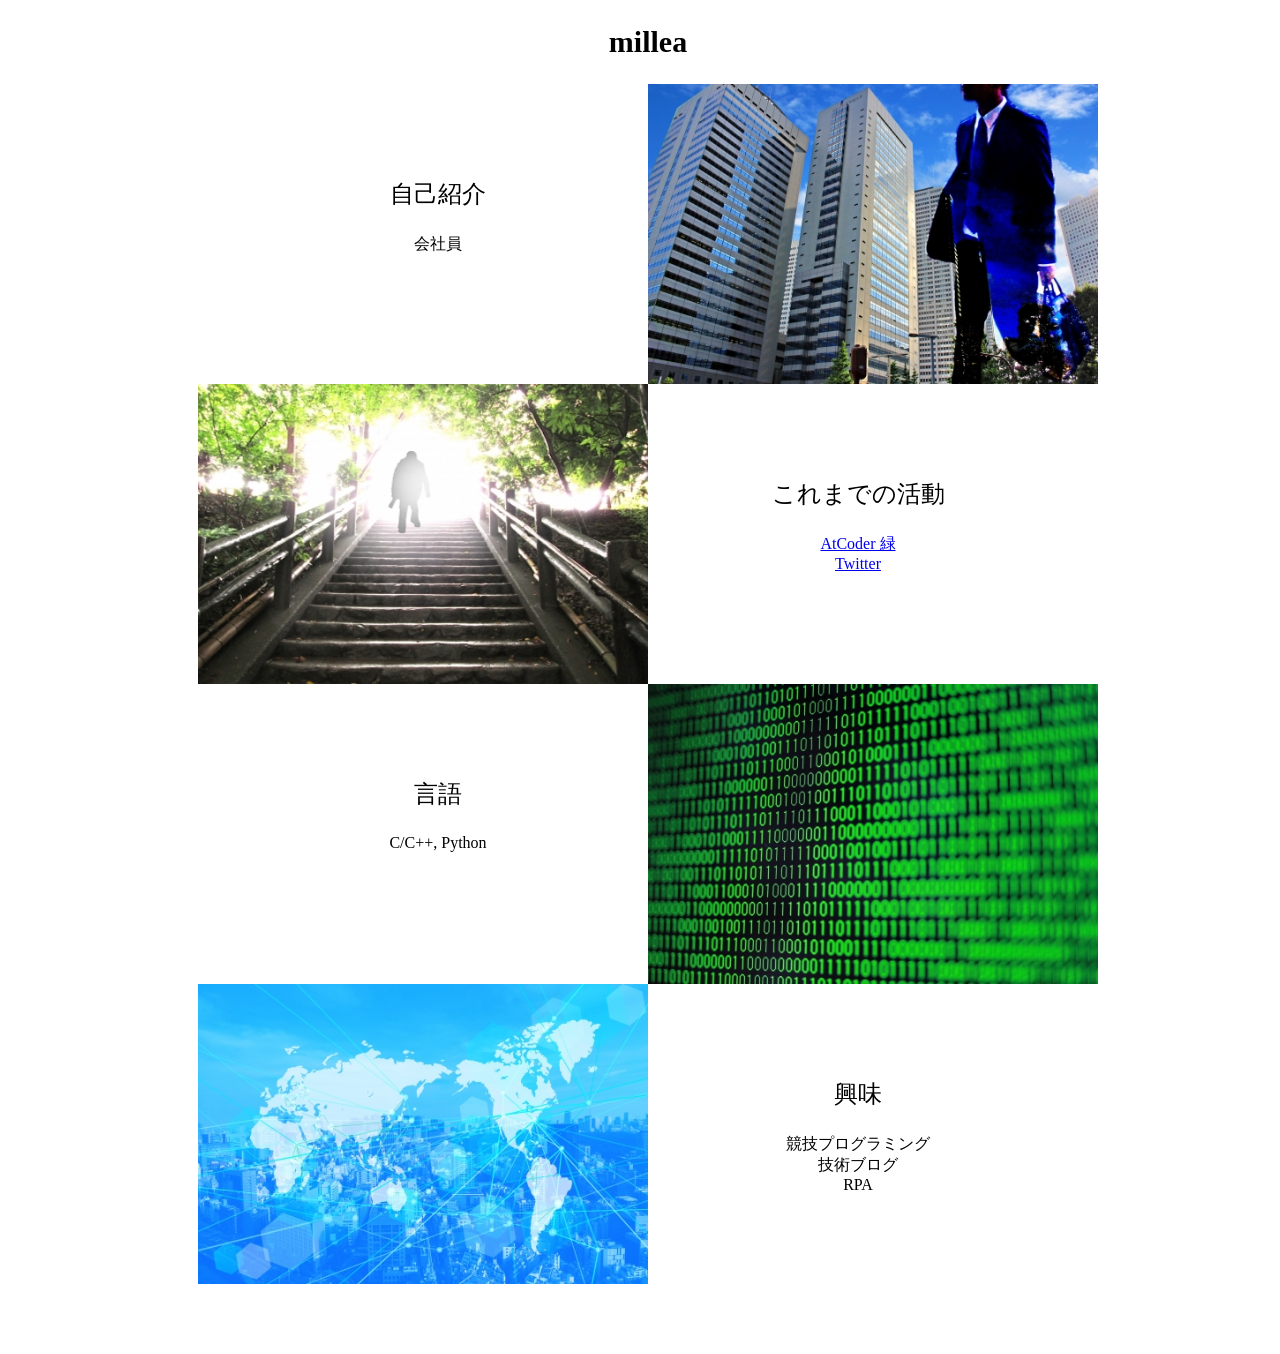
<file: index.html>
<!DOCTYPE html>
<html lang="ja">
  <head>
    <meta charset="UTF-8">
    <link rel="stylesheet" href="style.css">
    <title>millea</title>
  </head>
  <body>
    <h2>millea</h2>
    <div class="intro-left">
      <div class="line-left">
        <p>自己紹介</p>
        <a>会社員</a>
      </div>
    </div>
    <div class="image-right">
      <img src="images/intro.jpeg" height="300" alt="紹介イメージ" title="紹介イメージ" class="img-right">
    </div>
    <div class="image-left">
      <img src="images/success.jpeg" height="300" alt="成果イメージ" title="成果イメージ" class="img-left">
    </div>
    <div class="intro-right">
      <div class="line-right">
        <p>これまでの活動</p>
        <a href= "https://atcoder.jp/users/millea" >AtCoder 緑</a><br />
        <a href= "https://twitter.com/teddy_tpp" >Twitter</a>
      </div>
    </div>
    <div class="intro-left">
      <div class="line-left">
        <p>言語</p>
        C/C++, Python
      </div>
    </div>
    <div class="image-right">
      <img src="images/program.jpeg" height="300" alt="プログラムイメージ" title="プログラムイメージ" class="img-right">
    </div>
    <div class="image-left">
    <img src="images/global.jpeg" height="300" alt="興味イメージ" title="興味イメージ" class="img-left">
    </div>
    <div class="intro-right">
      <div class="line-right">
        <p>興味</p>
        競技プログラミング<br />技術ブログ<br />RPA
      </div>
    </div>
  </body>
</html>
</file>
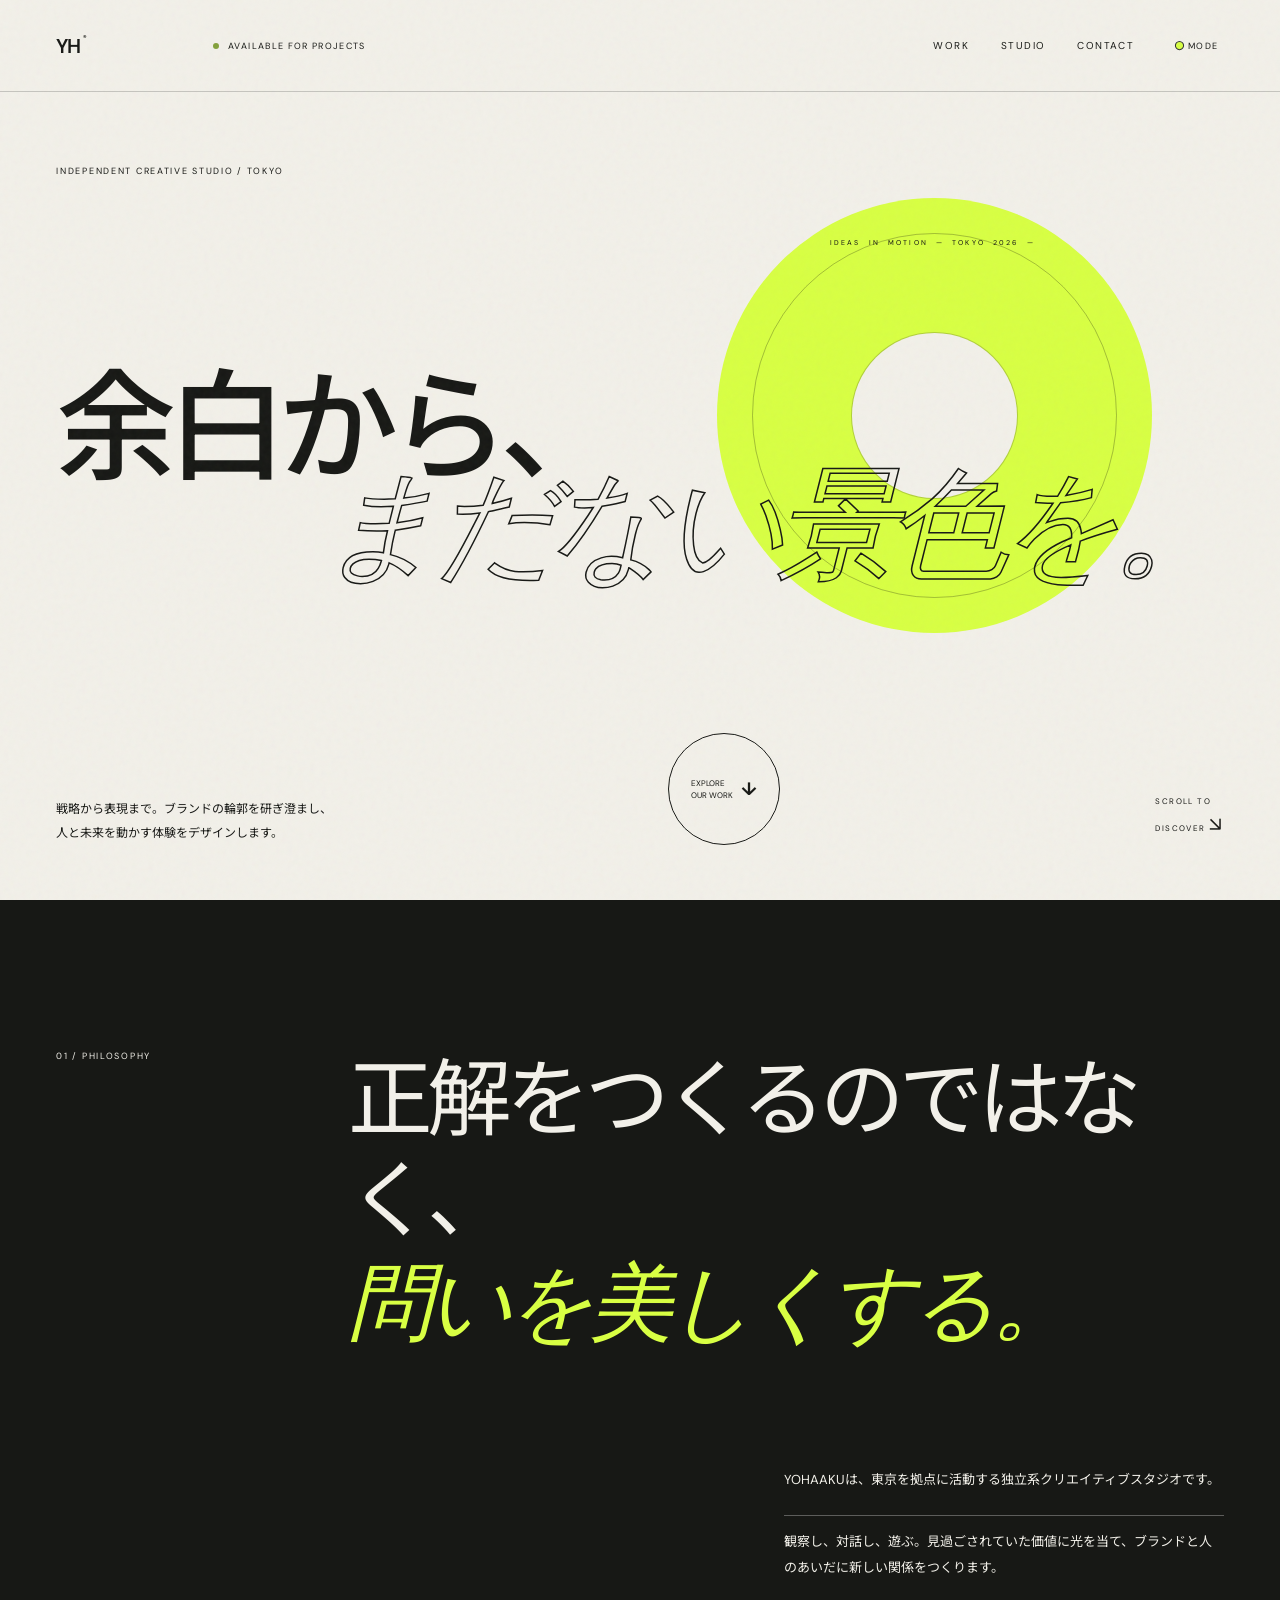
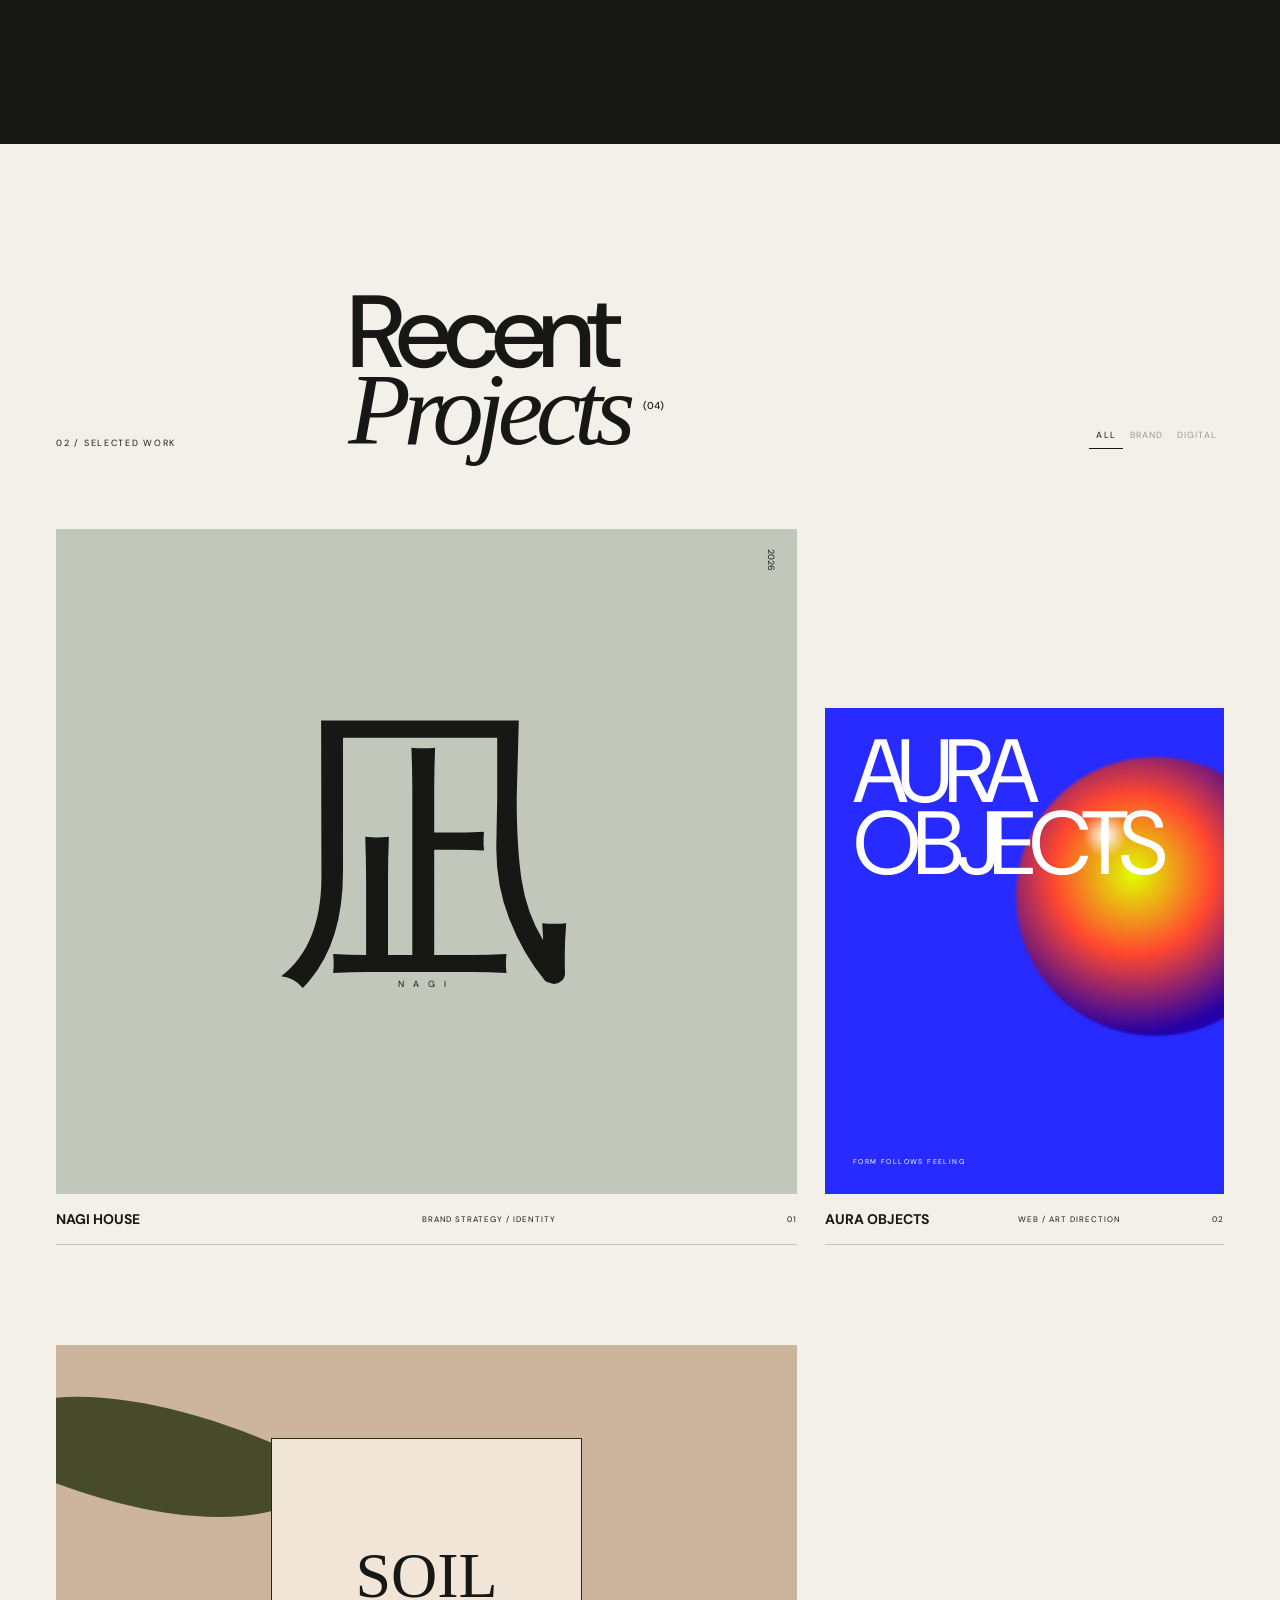
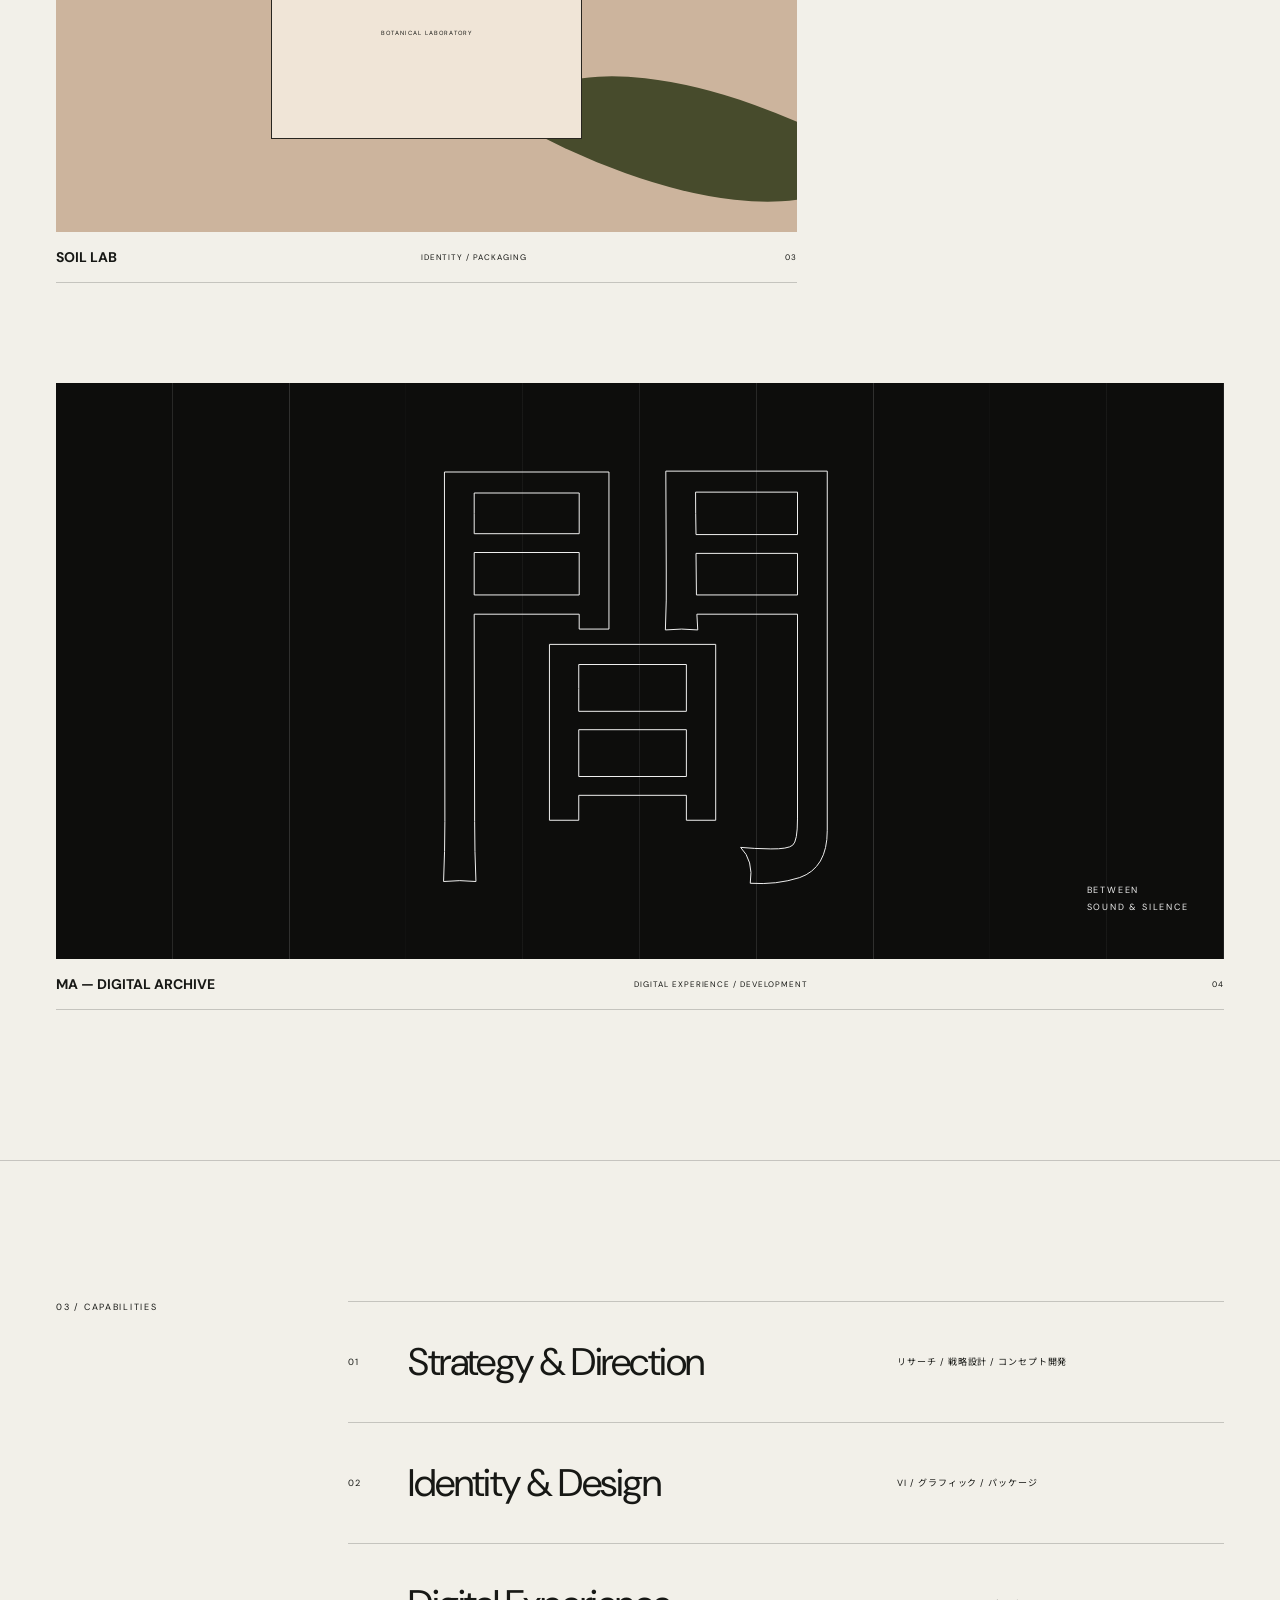
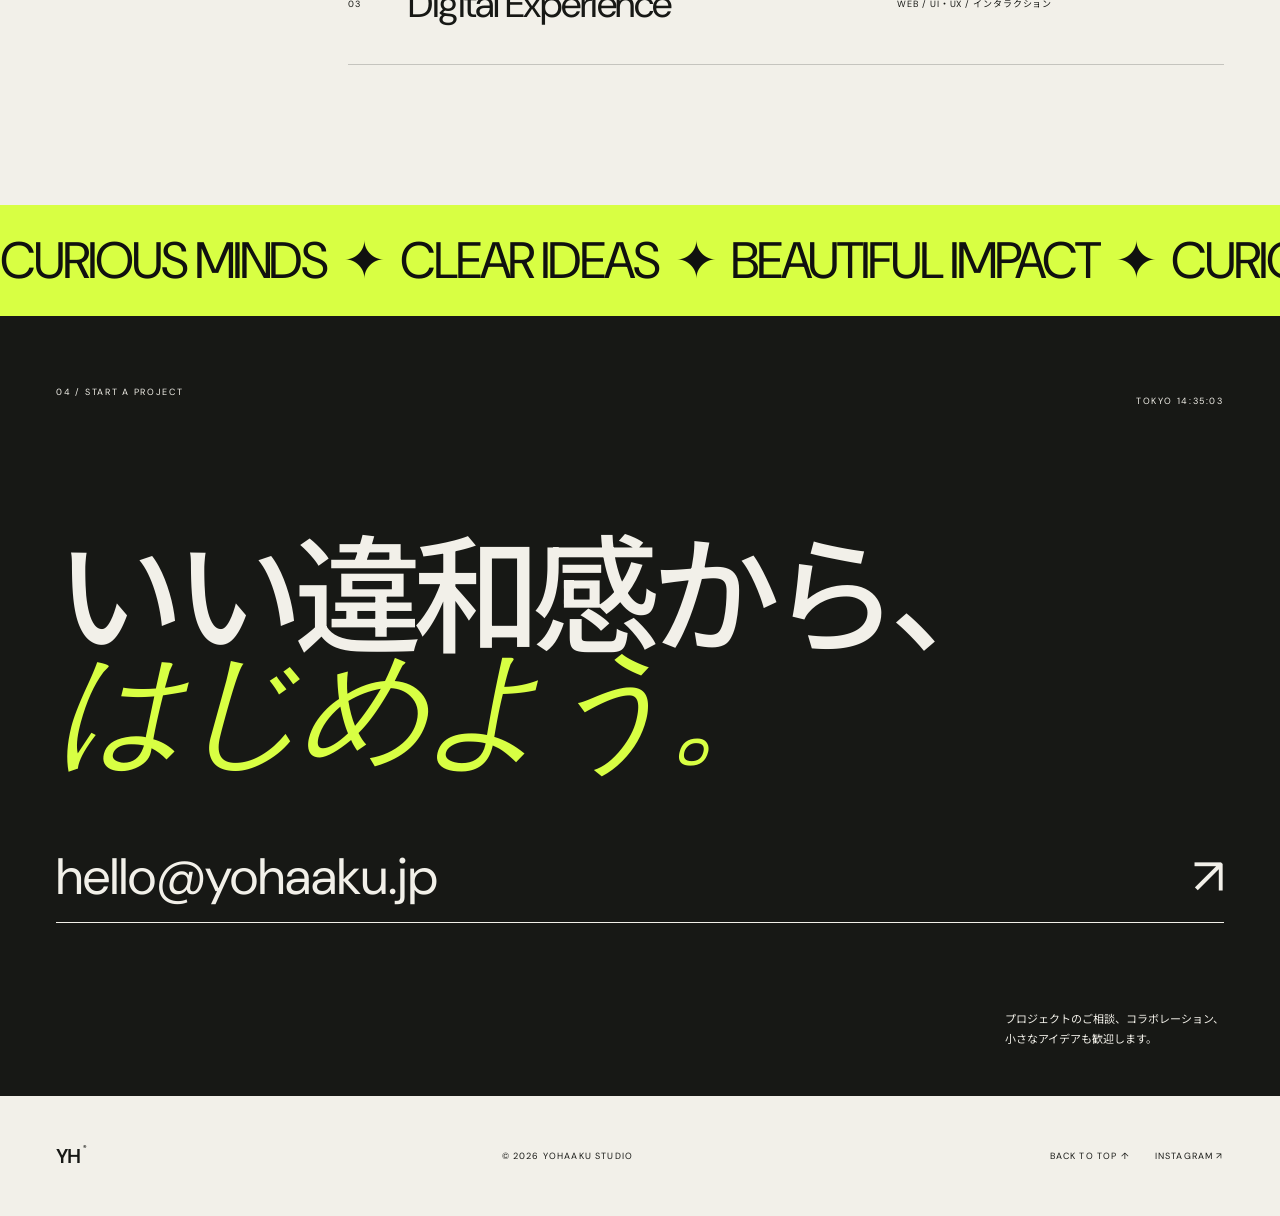
<file: yohaku/index.html>
<!doctype html>
<html lang="ja">
  <head>
    <meta charset="UTF-8" />
    <meta name="viewport" content="width=device-width, initial-scale=1.0" />
    <meta name="theme-color" content="#f2f0e9" />
    <meta name="description" content="ブランドのまだ見ぬ景色を設計する、東京の独立系クリエイティブスタジオ YOHAAKU。" />
    <title>YOHAAKU® — Creative Studio Tokyo</title>
    <link rel="preconnect" href="https://fonts.googleapis.com" />
    <link rel="preconnect" href="https://fonts.gstatic.com" crossorigin />
    <link href="https://fonts.googleapis.com/css2?family=DM+Sans:wght@400;500;600&amp;family=Noto+Sans+JP:wght@400;500;600&amp;display=swap" rel="stylesheet" />
    <link rel="stylesheet" href="styles.css" />
  </head>
  <body>
    <div class="noise" aria-hidden="true"></div>
    <div class="cursor" aria-hidden="true"><span>VIEW</span></div>

    <header class="site-header">
      <a class="logo" href="#top" aria-label="YOHAAKU ホーム">YH<span>®</span></a>
      <div class="header-meta"><i></i><span>AVAILABLE FOR PROJECTS</span></div>
      <nav aria-label="メインナビゲーション">
        <a href="#work">WORK</a><a href="#studio">STUDIO</a><a href="#contact">CONTACT</a>
      </nav>
      <button class="theme-button" type="button" aria-label="カラーテーマを切り替える"><span>●</span> MODE</button>
      <button class="menu-button" type="button" aria-label="メニューを開く" aria-expanded="false"><span></span><span></span></button>
    </header>

    <main id="top">
      <section class="hero">
        <div class="hero-orbit" aria-hidden="true"><div class="orbital-type">IDEAS&nbsp; IN&nbsp; MOTION&nbsp; —&nbsp; TOKYO&nbsp; 2026&nbsp; —&nbsp; </div></div>
        <p class="hero-kicker reveal">INDEPENDENT CREATIVE STUDIO / TOKYO</p>
        <h1 class="reveal"><span>余白から、</span><br /><em>まだない景色を。</em></h1>
        <div class="hero-bottom reveal">
          <p>戦略から表現まで。ブランドの輪郭を研ぎ澄まし、<br />人と未来を動かす体験をデザインします。</p>
          <a href="#work" class="round-link" aria-label="制作実績を見る"><span>EXPLORE<br />OUR WORK</span><b>↓</b></a>
        </div>
        <div class="hero-stamp">SCROLL TO<br />DISCOVER <span>↘</span></div>
      </section>

      <section class="manifesto" id="studio">
        <p class="section-index">01 / PHILOSOPHY</p>
        <div class="manifesto-copy reveal-text">正解をつくるのではなく、<br /><span>問いを美しくする。</span></div>
        <div class="manifesto-note">
          <p>YOHAAKUは、東京を拠点に活動する独立系クリエイティブスタジオです。</p>
          <p>観察し、対話し、遊ぶ。見過ごされていた価値に光を当て、ブランドと人のあいだに新しい関係をつくります。</p>
        </div>
      </section>

      <section class="work" id="work">
        <div class="work-head">
          <p class="section-index">02 / SELECTED WORK</p>
          <h2>Recent<br /><i>Projects</i><sup>(04)</sup></h2>
          <div class="filters" role="group" aria-label="実績の絞り込み">
            <button class="active" data-filter="all">ALL</button><button data-filter="brand">BRAND</button><button data-filter="digital">DIGITAL</button>
          </div>
        </div>
        <div class="project-grid">
          <article class="project project-large interactive" data-category="brand" tabindex="0" data-project="nagi">
            <div class="project-visual visual-nagi"><div class="nagi-mark">凪<span>NAGI</span></div><div class="project-year">2026</div></div>
            <div class="project-info"><h3>NAGI HOUSE</h3><p>BRAND STRATEGY / IDENTITY</p><span>01</span></div>
          </article>
          <article class="project interactive" data-category="digital" tabindex="0" data-project="aura">
            <div class="project-visual visual-aura"><div class="aura-sphere"></div><p>AURA<br />OBJECTS</p><small>FORM FOLLOWS FEELING</small></div>
            <div class="project-info"><h3>AURA OBJECTS</h3><p>WEB / ART DIRECTION</p><span>02</span></div>
          </article>
          <article class="project interactive" data-category="brand" tabindex="0" data-project="soil">
            <div class="project-visual visual-soil"><div class="soil-label">SOIL<small>BOTANICAL LABORATORY</small></div><div class="leaf leaf-a"></div><div class="leaf leaf-b"></div></div>
            <div class="project-info"><h3>SOIL LAB</h3><p>IDENTITY / PACKAGING</p><span>03</span></div>
          </article>
          <article class="project project-wide interactive" data-category="digital" tabindex="0" data-project="ma">
            <div class="project-visual visual-ma"><div class="ma-word">間</div><div class="ma-lines"></div><p>BETWEEN<br />SOUND &amp; SILENCE</p></div>
            <div class="project-info"><h3>MA — DIGITAL ARCHIVE</h3><p>DIGITAL EXPERIENCE / DEVELOPMENT</p><span>04</span></div>
          </article>
        </div>
      </section>

      <section class="capabilities">
        <p class="section-index">03 / CAPABILITIES</p>
        <div class="cap-list">
          <div><span>01</span><h3>Strategy &amp; Direction</h3><p>リサーチ / 戦略設計 / コンセプト開発</p></div>
          <div><span>02</span><h3>Identity &amp; Design</h3><p>VI / グラフィック / パッケージ</p></div>
          <div><span>03</span><h3>Digital Experience</h3><p>WEB / UI・UX / インタラクション</p></div>
        </div>
      </section>

      <section class="ticker" aria-label="スタジオの理念"><div>CURIOUS MINDS&nbsp; ✦ &nbsp;CLEAR IDEAS&nbsp; ✦ &nbsp;BEAUTIFUL IMPACT&nbsp; ✦ &nbsp;CURIOUS MINDS&nbsp; ✦ &nbsp;CLEAR IDEAS&nbsp; ✦ &nbsp;BEAUTIFUL IMPACT&nbsp; ✦ &nbsp;</div></section>

      <section class="contact" id="contact">
        <div class="contact-top"><p class="section-index">04 / START A PROJECT</p><p>TOKYO <span id="clock">00:00:00</span></p></div>
        <h2>いい違和感から、<br /><i>はじめよう。</i></h2>
        <a href="mailto:hello@yohaaku.jp?subject=Project inquiry" class="contact-link">hello@yohaaku.jp <span>↗</span></a>
        <p class="contact-note">プロジェクトのご相談、コラボレーション、<br />小さなアイデアも歓迎します。</p>
      </section>
    </main>

    <footer><a class="logo" href="#top">YH<span>®</span></a><p>© 2026 YOHAAKU STUDIO</p><div><a href="#top">BACK TO TOP ↑</a><a href="https://www.instagram.com/" target="_blank" rel="noreferrer">INSTAGRAM ↗</a></div></footer>

    <dialog class="project-modal">
      <button class="modal-close" aria-label="閉じる">CLOSE ×</button>
      <p class="modal-index">CASE STUDY / <span>01</span></p><h2></h2><p class="modal-copy"></p>
      <div class="modal-meta"><span>ROLE</span><b></b><span>YEAR</span><b>2026</b></div>
    </dialog>
    <script src="script.js"></script>
  </body>
</html>
</file>
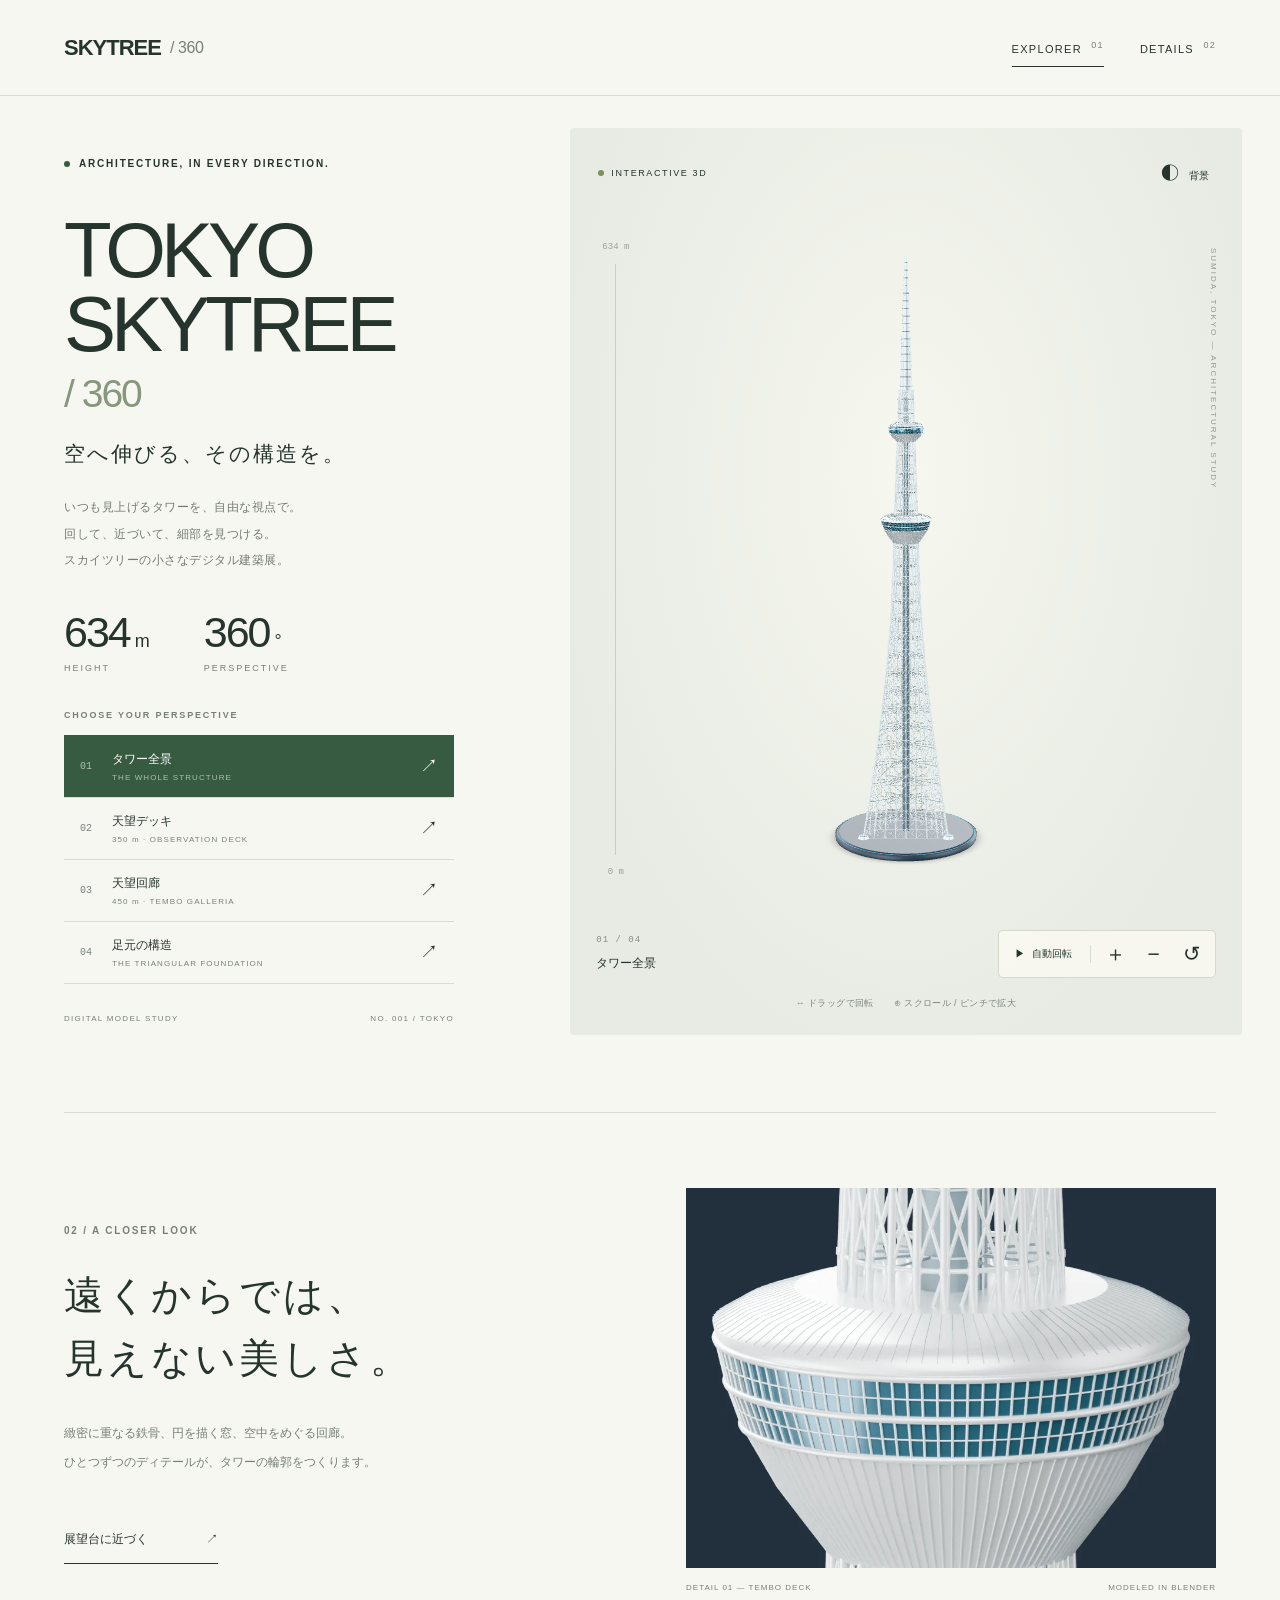
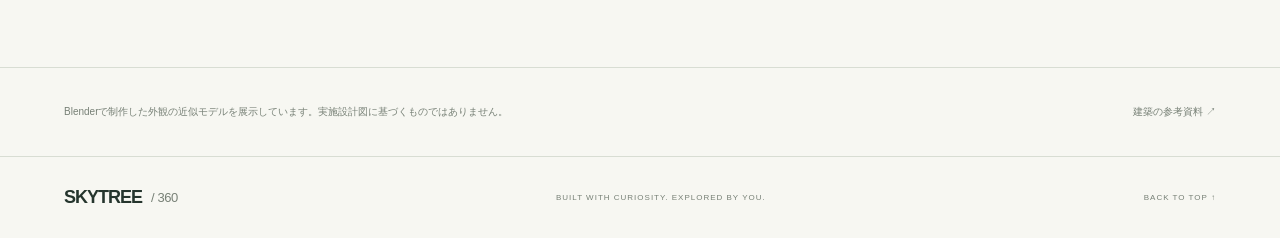
<file: skytree/skytree.html>
<!doctype html>
<html lang="ja">
<head>
  <meta charset="utf-8">
  <meta name="viewport" content="width=device-width,initial-scale=1">
  <meta name="theme-color" content="#eeeee7">
  <meta name="description" content="Blenderで制作した東京スカイツリーの3Dモデル。360度回転しながら、鉄骨の構造から展望台の細部まで自由に探索できます。">
  <title>SKYTREE / 360 - Architectural Study</title>
  <link rel="stylesheet" href="skytree.css">
  <script type="module" src="assets/vendor/model-viewer.min.js"></script>
  <script src="viewer.js" defer></script>
</head>
<body>
  <a class="skip" href="#explore">3Dモデルへ移動</a>
  <header class="header">
    <a class="brand" href="#explore" aria-label="SKYTREE 360">SKYTREE <span class="brand-sub">/ 360</span></a>
    <nav aria-label="メインナビゲーション"><a class="active" href="#explore">EXPLORER <span>01</span></a><a href="#details">DETAILS <span>02</span></a></nav>
  </header>
  <main>
    <section class="exhibition" id="explore" aria-labelledby="title">
      <div class="intro">
        <p class="eyebrow"><span class="dot"></span> ARCHITECTURE, IN EVERY DIRECTION.</p>
        <h1 id="title">TOKYO<br>SKYTREE<span class="title-suffix">/ 360</span></h1>
        <p class="japanese-title">空へ伸びる、その構造を。</p>
        <p class="intro-copy">いつも見上げるタワーを、自由な視点で。<br>回して、近づいて、細部を見つける。<br>スカイツリーの小さなデジタル建築展。</p>
        <div class="specs"><div><strong>634<span>m</span></strong><p>HEIGHT</p></div><div><strong>360<span>°</span></strong><p>PERSPECTIVE</p></div></div>
        <div class="view-menu" role="group" aria-label="見る場所を選択">
          <p class="eyebrow">CHOOSE YOUR PERSPECTIVE</p>
          <button class="view-button selected" data-view="full" aria-pressed="true" disabled><span class="view-number">01</span><span>タワー全景<small>THE WHOLE STRUCTURE</small></span><span class="view-arrow">↗</span></button>
          <button class="view-button" data-view="deck" aria-pressed="false" disabled><span class="view-number">02</span><span>天望デッキ<small>350 m · OBSERVATION DECK</small></span><span class="view-arrow">↗</span></button>
          <button class="view-button" data-view="gallery" aria-pressed="false" disabled><span class="view-number">03</span><span>天望回廊<small>450 m · TEMBO GALLERIA</small></span><span class="view-arrow">↗</span></button>
          <button class="view-button" data-view="base" aria-pressed="false" disabled><span class="view-number">04</span><span>足元の構造<small>THE TRIANGULAR FOUNDATION</small></span><span class="view-arrow">↗</span></button>
        </div>
        <p class="edition">DIGITAL MODEL STUDY <span>NO. 001 / TOKYO</span></p>
      </div>
      <div class="viewer-panel" id="viewer-panel">
        <div class="viewer-top"><span><i class="live-dot"></i> INTERACTIVE 3D</span><button id="theme" aria-label="3D背景を暗くする" aria-pressed="false">◐ <span>背景</span></button></div>
        <span class="vertical-label" aria-hidden="true">SUMIDA, TOKYO — ARCHITECTURAL STUDY</span>
        <div class="height-mark" aria-hidden="true"><span>634 m</span><i></i><span>0 m</span></div>
        <model-viewer id="skytree" poster="assets/images/skytree-poster.webp" src="assets/models/skytree.glb" alt="東京スカイツリーの詳細3Dモデル。ドラッグまたは矢印キーで360度回転、ホイールまたはピンチで拡大縮小できます。" camera-controls touch-action="pan-y" camera-orbit="30deg 82deg 15m" camera-target="0m 3.1m 0m" field-of-view="30deg" min-camera-orbit="auto 5deg 0.5m" max-camera-orbit="auto 175deg 24m" min-field-of-view="30deg" max-field-of-view="30deg" environment-image="neutral" exposure="1.15" shadow-intensity="0.6" shadow-softness="1" interaction-prompt="none" loading="eager" reveal="auto" aria-describedby="gesture-help">
          <div slot="progress-bar"></div>
        </model-viewer>
        <div class="loading" id="loading" role="status"><span class="loading-symbol">↻</span><strong>タワーを組み立てています</strong><span id="load-progress">3Dモデルを読み込み中…</span><progress id="progress" max="1" value="0" aria-label="3Dモデルの読み込み状況"></progress></div>
        <div class="error-state" id="error" hidden role="alert"><img src="assets/images/skytree-poster.webp" alt="スカイツリーの完成イメージ"><div><strong>3D表示を読み込めませんでした</strong><p>通信環境とWebGL対応ブラウザをご確認ください。</p><button id="retry">再読み込み</button><a href="assets/images/skytree-poster.webp">完成画像を見る ↗</a></div></div>
        <div class="viewer-bottom"><div class="view-caption"><span id="view-index">01 / 04</span><strong id="view-title">タワー全景</strong></div><div class="tools" role="group" aria-label="3D表示の操作"><button id="rotate" aria-label="自動回転を開始" aria-pressed="false" disabled><span id="rotate-symbol">▶</span><span id="rotate-label">自動回転</span></button><span class="separator"></span><button id="zoom-in" aria-label="拡大" title="拡大" disabled>＋</button><button id="zoom-out" aria-label="縮小" title="縮小" disabled>−</button><button id="reset" aria-label="全景に戻す" title="全景に戻す" disabled>↺</button></div></div>
        <p class="gesture-help" id="gesture-help"><span>↔ ドラッグで回転</span><span>⊕ スクロール / ピンチで拡大</span></p>
        <noscript><p class="no-script">360度の操作にはJavaScriptを有効にしてください。<a href="assets/images/skytree-poster.webp">完成画像を見る</a></p></noscript>
      </div>
    </section>
    <section class="details" id="details" aria-labelledby="detail-title">
      <div class="detail-heading"><p class="eyebrow">02 / A CLOSER LOOK</p><h2 id="detail-title">遠くからでは、<br>見えない美しさ。</h2><p>緻密に重なる鉄骨、円を描く窓、空中をめぐる回廊。<br>ひとつずつのディテールが、タワーの輪郭をつくります。</p><button class="text-link" data-view="deck" disabled>展望台に近づく <span>↗</span></button></div>
      <figure><img src="assets/images/deck-detail.webp" alt="展望台の窓枠、放射状の屋根の継ぎ目と下面の補強材を再現したBlenderモデル" loading="lazy" width="900" height="1300"><figcaption><span>DETAIL 01 — TEMBO DECK</span><span>MODELED IN BLENDER</span></figcaption></figure>
    </section>
    <div class="project-note"><p>Blenderで制作した外観の近似モデルを展示しています。実施設計図に基づくものではありません。</p><a href="https://www.tokyo-skytree.jp/about/outline/" target="_blank" rel="noopener noreferrer">建築の参考資料 ↗</a></div>
  </main>
  <footer><a class="brand" href="#explore" aria-label="SKYTREE 360">SKYTREE <span class="brand-sub">/ 360</span></a><span>BUILT WITH CURIOSITY. EXPLORED BY YOU.</span><a href="#explore">BACK TO TOP ↑</a></footer>
</body>
</html>
</file>
<file: style.css>
@charaset "UTF-8";

body, html {
    height: 100%;
    width: 100%;
}

*{
  text-align: center;
  font-size: 16px;
}

h2{
  font-size: 30px;
}

p{
  font-size: 24px;
}

div{
  height: 300px;
  width: 50%;
  position: relative;
}

.intro-left{
  float: left;
}
.intro-right{
  float: left;
}
.image-left{
  float: left;
}
.image-right{
  float: left;
}

div .line-left{
  position: absolute;
  top: 70px;
  right: 50px;
}
div .line-right{
  position: absolute;
  top: 70px;
  left: 50px;
}

div .img-left{
  position: absolute;
  top: 0px;
  right: 0px;
}
div .img-right{
  position: absolute;
  top: 0px;
  left: 0px;
}
</file>
<file: yohaku/styles.css>
:root{--paper:#f2f0e9;--ink:#171815;--acid:#d8ff43;--muted:#aaa99f;--line:rgba(23,24,21,.2);--pad:clamp(24px,4.4vw,72px)}
*{box-sizing:border-box}html{scroll-behavior:smooth}body{margin:0;background:var(--paper);color:var(--ink);font-family:"DM Sans","Noto Sans JP",sans-serif;-webkit-font-smoothing:antialiased;overflow-x:hidden}body.dark{--paper:#151613;--ink:#efede5;--line:rgba(239,237,229,.2);--muted:#85867e}a{color:inherit;text-decoration:none}button{font:inherit;color:inherit}.noise{position:fixed;inset:0;pointer-events:none;z-index:100;opacity:.055;background-image:url("data:image/svg+xml,%3Csvg viewBox='0 0 180 180' xmlns='http://www.w3.org/2000/svg'%3E%3Cfilter id='n'%3E%3CfeTurbulence type='fractalNoise' baseFrequency='.9' numOctaves='4' stitchTiles='stitch'/%3E%3C/filter%3E%3Crect width='100%25' height='100%25' filter='url(%23n)' opacity='.7'/%3E%3C/svg%3E")}.cursor{position:fixed;width:70px;height:70px;border-radius:50%;background:var(--acid);color:#111;z-index:99;pointer-events:none;display:grid;place-items:center;font-size:9px;letter-spacing:.12em;transform:translate(-50%,-50%) scale(0);transition:transform .2s}.cursor.show{transform:translate(-50%,-50%) scale(1)}
.site-header{height:92px;padding:0 var(--pad);display:flex;align-items:center;border-bottom:1px solid var(--line);position:absolute;z-index:10;width:100%;top:0}.logo{font-size:20px;font-weight:600;letter-spacing:-.07em}.logo span{font-size:7px;vertical-align:top;margin-left:3px}.header-meta{display:flex;align-items:center;gap:9px;margin-left:10vw;font-size:9px;letter-spacing:.15em}.header-meta i{width:6px;height:6px;background:#82a13b;border-radius:50%;animation:pulse 2s infinite}nav{margin-left:auto;display:flex;gap:32px;font-size:10px;letter-spacing:.14em}nav a:hover{opacity:.5}.theme-button{border:0;background:none;margin-left:35px;font-size:9px;letter-spacing:.12em;cursor:pointer}.theme-button span{color:var(--acid);-webkit-text-stroke:1px #333}.menu-button{display:none}
.hero{min-height:800px;height:100vh;position:relative;padding:165px var(--pad) 55px;display:flex;flex-direction:column;justify-content:space-between;overflow:hidden}.hero-kicker,.section-index{font-size:9px;letter-spacing:.19em;margin:0}.hero h1{font-size:clamp(62px,9.4vw,150px);font-weight:500;letter-spacing:-.075em;line-height:.8;margin:5vh 0 0;position:relative;z-index:2}.hero h1 span{display:inline-block}.hero h1 em,.work h2 i,.contact h2 i{font-family:Georgia,serif;font-weight:400}.hero h1 em{display:block;text-align:right;color:transparent;-webkit-text-stroke:1.5px var(--ink)}.hero-bottom{display:flex;align-items:end;justify-content:space-between;width:62%}.hero-bottom>p{font-size:12px;line-height:2;margin:0}.round-link{width:112px;height:112px;border:1px solid var(--ink);border-radius:50%;display:flex;padding:22px;align-items:center;justify-content:space-between;font-size:8px;line-height:1.5;transition:.4s}.round-link b{font-size:18px}.round-link:hover{background:var(--ink);color:var(--paper);transform:rotate(10deg)}.hero-stamp{position:absolute;right:var(--pad);bottom:60px;font-size:8px;letter-spacing:.18em;line-height:1.6}.hero-stamp span{font-size:20px}.hero-orbit{position:absolute;width:min(34vw,500px);aspect-ratio:1;border-radius:50%;background:var(--acid);right:10vw;top:22%;animation:float 7s ease-in-out infinite}.hero-orbit:before{content:"";position:absolute;width:38%;aspect-ratio:1;border-radius:50%;background:var(--paper);top:31%;left:31%;box-shadow:0 0 0 1px var(--line)}.orbital-type{position:absolute;inset:8%;border:1px solid rgba(0,0,0,.25);border-radius:50%;animation:spin 18s linear infinite;color:#111;font-size:7px;letter-spacing:.3em;padding-top:1%;text-align:center}
.manifesto{padding:150px var(--pad);background:var(--ink);color:var(--paper);display:grid;grid-template-columns:1fr 3fr;position:relative}.manifesto-copy{font-size:clamp(40px,6.6vw,104px);line-height:1.2;letter-spacing:-.06em;grid-column:2}.manifesto-copy span{font-family:Georgia,serif;font-style:italic;color:var(--acid)}.manifesto-note{grid-column:2;margin:100px 0 0 auto;width:min(440px,100%);font-size:13px;line-height:2}.manifesto-note p:first-child{border-bottom:1px solid rgba(255,255,255,.3);padding-bottom:22px}
.work{padding:150px var(--pad)}.work-head{display:grid;grid-template-columns:1fr 2fr 1fr;align-items:end;margin-bottom:80px}.work h2{font-size:clamp(64px,8vw,125px);line-height:.75;letter-spacing:-.07em;font-weight:500;margin:0}.work h2 sup{font-size:10px;letter-spacing:0;margin-left:15px}.filters{text-align:right}.filters button{border:0;background:none;font-size:9px;letter-spacing:.12em;padding:7px;cursor:pointer;opacity:.4}.filters button.active{opacity:1;border-bottom:1px solid}.project-grid{display:grid;grid-template-columns:1.3fr .7fr;gap:100px 28px}.project{transition:opacity .4s,transform .4s;cursor:none}.project.hidden{display:none}.project-visual{height:38vw;min-height:420px;position:relative;overflow:hidden}.project-large .project-visual{height:52vw}.project:nth-child(2){margin-top:14vw}.project-wide{grid-column:1/-1}.project-wide .project-visual{height:45vw}.project-info{display:grid;grid-template-columns:1fr 1fr auto;padding:16px 0;border-bottom:1px solid var(--line);align-items:center}.project-info h3{font-size:14px;margin:0}.project-info p,.project-info span{font-size:8px;letter-spacing:.12em;margin:0}.visual-nagi{background:#c2c7bb;display:grid;place-items:center}.nagi-mark{font-family:serif;font-size:clamp(120px,24vw,360px);line-height:.8}.nagi-mark span{display:block;font-family:"DM Sans";font-size:9px;letter-spacing:1em;text-align:center}.project-year{position:absolute;right:20px;top:20px;font-size:9px;writing-mode:vertical-rl}.visual-aura{background:#282bff;color:#fff;padding:28px;display:flex;flex-direction:column;justify-content:space-between}.visual-aura p{font-size:clamp(40px,7vw,100px);line-height:.8;letter-spacing:-.08em;margin:0;position:relative}.visual-aura small{font-size:7px;letter-spacing:.2em}.aura-sphere{position:absolute;width:70%;aspect-ratio:1;border-radius:50%;background:radial-gradient(circle at 32% 28%,#fff,transparent 8%),radial-gradient(circle at 42% 42%,#deff00,#ff472f 35%,#2300a8 70%);right:-18%;top:10%;filter:blur(1px);animation:float 5s infinite}.visual-soil{background:#ccb49d}.soil-label{position:absolute;z-index:2;background:#f0e5d7;width:42%;height:62%;left:29%;top:19%;display:grid;place-content:center;text-align:center;font-family:Georgia;font-size:clamp(28px,5vw,70px);border:1px solid #28251f}.soil-label small{display:block;font-family:"DM Sans";font-size:6px;letter-spacing:.17em;margin-top:16px}.leaf{position:absolute;width:45%;height:30%;border-radius:100% 0 100% 0;background:#474b2c}.leaf-a{left:-10%;top:8%;transform:rotate(28deg)}.leaf-b{right:-8%;bottom:4%;transform:rotate(210deg)}.visual-ma{background:#0d0d0c;color:#eee;display:grid;place-items:center}.ma-word{font-family:serif;font-size:35vw;line-height:1;color:transparent;-webkit-text-stroke:1px #eee;z-index:1}.ma-lines{position:absolute;inset:0;background:repeating-linear-gradient(90deg,transparent 0,transparent calc(10% - 1px),rgba(255,255,255,.16) 10%)}.visual-ma p{position:absolute;bottom:35px;right:35px;font-size:9px;line-height:1.8;letter-spacing:.2em}
.capabilities{padding:140px var(--pad);display:grid;grid-template-columns:1fr 3fr;border-top:1px solid var(--line)}.cap-list>div{display:grid;grid-template-columns:60px 1.5fr 1fr;align-items:center;border-top:1px solid var(--line);padding:35px 0}.cap-list>div:last-child{border-bottom:1px solid var(--line)}.cap-list span,.cap-list p{font-size:9px;letter-spacing:.1em}.cap-list h3{font-size:clamp(25px,3vw,45px);font-weight:400;margin:0;letter-spacing:-.04em}.ticker{background:var(--acid);color:#10110f;overflow:hidden;white-space:nowrap;padding:22px 0;font-size:clamp(28px,4vw,60px);letter-spacing:-.04em}.ticker div{width:max-content;animation:marquee 24s linear infinite}.contact{min-height:780px;background:var(--ink);color:var(--paper);padding:70px var(--pad);position:relative}.contact-top{display:flex;justify-content:space-between;font-size:9px;letter-spacing:.18em}.contact h2{font-size:clamp(60px,10vw,150px);line-height:.85;letter-spacing:-.07em;font-weight:500;margin:130px 0 80px}.contact h2 i{color:var(--acid)}.contact-link{font-size:clamp(25px,4vw,60px);border-bottom:1px solid;display:flex;justify-content:space-between;padding-bottom:12px}.contact-link span{transition:.3s}.contact-link:hover span{transform:translate(7px,-7px)}.contact-note{font-size:11px;line-height:1.8;position:absolute;right:var(--pad);bottom:35px}footer{display:flex;justify-content:space-between;align-items:center;padding:45px var(--pad);font-size:9px;letter-spacing:.13em}footer div{display:flex;gap:25px}
.project-modal{width:min(760px,90vw);border:0;background:var(--acid);color:#111;padding:60px;box-shadow:0 20px 100px #0008}.project-modal::backdrop{background:#111b;backdrop-filter:blur(8px)}.modal-close{position:absolute;right:25px;top:20px;border:0;background:none;font-size:9px;letter-spacing:.15em;cursor:pointer}.modal-index{font-size:9px;letter-spacing:.15em}.project-modal h2{font-size:clamp(45px,8vw,90px);line-height:.9;letter-spacing:-.07em;margin:80px 0 40px}.modal-copy{max-width:500px;line-height:2;font-size:13px}.modal-meta{display:grid;grid-template-columns:80px 1fr;margin-top:50px;border-top:1px solid #111;padding-top:20px;font-size:9px;line-height:2;letter-spacing:.1em}.project-modal[open]{animation:modalIn .4s ease-out}
.reveal{opacity:0;transform:translateY(30px);animation:reveal .8s forwards}.hero h1{animation-delay:.15s}.hero-bottom{animation-delay:.3s}@keyframes reveal{to{opacity:1;transform:none}}@keyframes spin{to{transform:rotate(360deg)}}@keyframes float{50%{transform:translateY(-18px) rotate(3deg)}}@keyframes pulse{50%{box-shadow:0 0 0 6px #82a13b33}}@keyframes marquee{to{transform:translateX(-50%)}}@keyframes modalIn{from{opacity:0;transform:translateY(30px) scale(.97)}}
@media(max-width:760px){.site-header{height:74px}.header-meta,.theme-button,nav{display:none}.menu-button{display:block;margin-left:auto;border:0;background:none;position:relative;z-index:20}.menu-button span{display:block;width:24px;height:1px;background:var(--ink);margin:6px}.menu-button.open span:first-child{transform:translateY(3.5px) rotate(45deg)}.menu-button.open span:last-child{transform:translateY(-3.5px) rotate(-45deg)}nav.open{display:flex;position:fixed;inset:0;background:var(--paper);flex-direction:column;align-items:center;justify-content:center;gap:35px;font-size:24px}.hero{min-height:720px;height:100svh;padding-top:130px}.hero h1{font-size:16vw;line-height:.95;margin-top:8vh}.hero h1 em{text-align:left}.hero-orbit{width:65vw;right:-20vw;top:43%;opacity:.9}.hero-bottom{width:100%;position:relative;z-index:2}.hero-bottom>p{width:60%;font-size:10px}.round-link{width:90px;height:90px}.hero-stamp{display:none}.manifesto{padding:100px var(--pad);display:block}.manifesto-copy{margin-top:70px}.manifesto-note{margin-top:70px}.work{padding-top:100px}.work-head{display:block}.work h2{margin:50px 0}.filters{text-align:left}.project-grid{grid-template-columns:1fr;gap:70px}.project:nth-child(2){margin-top:0}.project-wide{grid-column:auto}.project-visual,.project-large .project-visual,.project-wide .project-visual{height:120vw;min-height:0}.project-wide .project-visual{height:85vw}.project-info{grid-template-columns:1fr auto}.project-info p{display:none}.capabilities{display:block;padding:90px var(--pad)}.cap-list{margin-top:60px}.cap-list>div{grid-template-columns:35px 1fr}.cap-list p{display:none}.contact{min-height:670px;padding-top:50px}.contact h2{margin:150px 0 90px}.contact-note{position:static;margin-top:45px}footer{align-items:flex-start;gap:30px;flex-wrap:wrap}footer p{order:3;width:100%}.cursor{display:none}.project-modal{padding:45px 25px}}
@media(prefers-reduced-motion:reduce){html{scroll-behavior:auto}*,*:before,*:after{animation:none!important;transition:none!important}}
</file>
<file: skytree/skytree.css>
@charset "UTF-8";
:root{--paper:#f7f7f2;--ink:#25352d;--muted:#778076;--line:#d8ddd3;--green:#375b40;--panel:#e7ebe3;--accent:#b8d47c;font-family:Arial,"Noto Sans JP","Yu Gothic",Meiryo,sans-serif;color:var(--ink);background:var(--paper);font-synthesis:none}
*{box-sizing:border-box}html{scroll-behavior:smooth}body{margin:0}a{color:inherit;text-decoration:none}button{font:inherit;color:inherit;cursor:pointer}button:disabled{cursor:wait;opacity:.48}button,a{-webkit-tap-highlight-color:transparent}button:focus-visible,a:focus-visible,model-viewer:focus-visible{outline:3px solid #729445;outline-offset:5px}button{border:0}button:hover:not(:disabled),a:hover{color:#55832e}.skip{position:fixed;top:-80px;left:20px;z-index:20;background:white;padding:15px}.skip:focus{top:10px}.header{height:96px;display:flex;align-items:center;justify-content:space-between;border-bottom:1px solid var(--line);padding:0 5%;gap:24px}.brand{display:flex;align-items:center;gap:9px;font-size:22px;font-weight:700;letter-spacing:-1px}.brand-mark{background:var(--ink);color:var(--paper);width:32px;height:32px;display:grid;place-items:center;border-radius:50%;font-size:19px;margin-right:5px}.brand-sub{font-weight:400;color:var(--muted);font-size:16px;letter-spacing:-.4px}nav{display:flex;align-items:center;gap:36px;font-size:11px;letter-spacing:1.3px}nav a{padding:12px 0}nav span{font-size:9px;vertical-align:super;margin-left:5px;color:var(--muted)}nav .active{border-bottom:1px solid var(--ink)}.exhibition{display:grid;grid-template-columns:minmax(360px,.9fr) minmax(0,1.35fr);min-height:800px;padding:32px 3% 32px 5%;gap:5%;max-width:1800px;margin:auto}.intro{padding:20px 0 0;display:flex;flex-direction:column}.eyebrow{font-size:10px;letter-spacing:1.8px;font-weight:600;display:flex;align-items:center;gap:9px}.dot,.live-dot{width:6px;height:6px;display:inline-block;border-radius:100%;background:var(--green)}h1{font-size:clamp(60px,6.1vw,94px);line-height:.95;letter-spacing:-5px;font-weight:500;margin:34px 0 20px}.title-suffix{font-size:.5em;display:block;letter-spacing:-2px;color:#87977c;margin-top:14px}.japanese-title{font-size:21px;font-weight:600;letter-spacing:2px;margin:8px 0 14px}.intro-copy{font-size:12px;line-height:2.2;color:#747c72;letter-spacing:.5px}.specs{display:flex;gap:54px;margin:22px 0 20px}.specs strong{font-size:43px;font-weight:400;letter-spacing:-2px}.specs strong span{font-size:18px;letter-spacing:0;margin-left:5px}.specs p{font-size:9px;letter-spacing:2px;color:var(--muted);margin-top:6px}.view-menu{margin-top:8px;max-width:390px}.view-menu>.eyebrow{color:var(--muted);font-size:9px;margin:0 0 15px}.view-button{width:100%;display:flex;align-items:center;text-align:left;gap:20px;padding:15px 16px;background:transparent;border-top:1px solid var(--line);font-size:12px;transition:background .2s}.view-button:last-child{border-bottom:1px solid var(--line)}.view-button.selected{background:var(--green);color:#fff;border-color:var(--green)}.view-button.selected:hover{color:white}.view-number{font:10px monospace;opacity:.6}.view-button small{display:block;font-size:8px;letter-spacing:1.1px;margin-top:5px;opacity:.6}.view-arrow{margin-left:auto;font-size:18px}.edition{font-size:8px;letter-spacing:1.3px;color:var(--muted);display:flex;justify-content:space-between;max-width:390px;margin-top:30px;padding-bottom:4px}.viewer-panel{background:radial-gradient(ellipse at 50% 38%,#f6f7ef 0%,var(--panel) 75%);position:relative;border-radius:3px;min-height:810px;overflow:hidden;transition:background .3s;color:var(--ink)}.viewer-panel.dark{background:radial-gradient(ellipse at 50% 40%,#344744,#142523);color:#e5eadd}.viewer-top{position:absolute;top:25px;left:28px;right:25px;display:flex;align-items:center;justify-content:space-between;z-index:2;font-size:9px;letter-spacing:1.6px;pointer-events:none}.viewer-top>span{display:flex;align-items:center;gap:7px}.viewer-top button{pointer-events:auto;background:transparent;padding:8px;font-size:18px}.viewer-top button span{font-size:10px;margin-left:5px}.live-dot{background:#7b9255}.vertical-label{position:absolute;right:24px;top:120px;writing-mode:vertical-rl;letter-spacing:2px;font-size:8px;opacity:.45;pointer-events:none;z-index:1}.height-mark{position:absolute;left:32px;top:114px;bottom:158px;display:flex;flex-direction:column;align-items:center;gap:12px;font:9px monospace;opacity:.4;z-index:1;pointer-events:none}.height-mark i{width:1px;background:currentColor;flex:1;opacity:.4}model-viewer{position:absolute;inset:60px 0 110px;display:block;width:100%;height:calc(100% - 170px);--progress-bar-color:var(--green);--poster-color:transparent;cursor:grab}model-viewer:active{cursor:grabbing}.viewer-bottom{position:absolute;bottom:57px;left:26px;right:26px;display:flex;justify-content:space-between;align-items:center;gap:12px}.view-caption span{font:9px monospace;letter-spacing:1px;opacity:.5;display:block;margin-bottom:8px}.view-caption strong{font-size:12px;font-weight:500}.tools{display:flex;align-items:center;gap:2px;padding:5px;border:1px solid #b6c0ae90;border-radius:5px;background:#f9faf2d9;color:var(--ink)}.tools button{min-width:36px;height:36px;background:transparent;font-size:21px;border-radius:3px}.tools button:hover:not(:disabled){background:#e3e9d8}.tools button[aria-pressed=true]{background:var(--green);color:white}#rotate{font-size:10px;display:flex;align-items:center;gap:7px;padding:0 11px}#rotate-symbol{font-size:10px}.separator{height:18px;border-left:1px solid var(--line);margin:0 5px}.gesture-help{position:absolute;bottom:16px;left:0;right:0;display:flex;justify-content:center;gap:20px;opacity:.55;font-size:9px;letter-spacing:.4px;pointer-events:none}.loading{position:absolute;inset:65px 0 110px;display:flex;flex-direction:column;align-items:center;justify-content:center;gap:17px;background:var(--panel);z-index:3;font-size:12px}.loading-symbol{font-size:42px;animation:spin 3s linear infinite}.loading strong{font-weight:500}.loading>span:last-of-type{font-size:10px;color:var(--muted)}progress{width:150px;height:3px;accent-color:var(--green)}[hidden]{display:none!important}.error-state{position:absolute;inset:60px 0 105px;z-index:4;background:#22313b;color:white;display:flex;justify-content:center;align-items:end}.error-state img{position:absolute;height:100%;max-width:100%;object-fit:contain;opacity:.5}.error-state>div{position:relative;padding:24px;text-align:center;background:#182923d9;width:100%;font-size:12px;line-height:1.8}.error-state button{padding:10px;background:var(--accent);color:var(--ink);border-radius:3px;margin:10px}.error-state a{font-size:11px}.no-script{position:absolute;inset:20%;background:var(--paper);padding:30px;z-index:5}.details{border-top:1px solid var(--line);margin:45px 5% 0;padding:75px 0;display:grid;grid-template-columns:1fr 1fr;gap:8%;align-items:center}.detail-heading{padding:20px 0}.detail-heading .eyebrow{color:var(--muted)}h2{font-size:clamp(28px,3.1vw,46px);font-weight:500;letter-spacing:3px;line-height:1.6;margin:28px 0}.detail-heading>p:not(.eyebrow){font-size:12px;line-height:2.4;color:var(--muted)}.text-link{background:transparent;border-bottom:1px solid var(--ink);padding:15px 0;margin-top:28px;font-size:12px}.text-link span{margin-left:55px}figure{margin:0}figure img{display:block;width:100%;height:380px;object-fit:cover;object-position:50% 56%;background:#25333c}figcaption{display:flex;justify-content:space-between;font-size:8px;letter-spacing:1px;color:var(--muted);margin-top:15px}.project-note{padding:25px 5%;border-top:1px solid var(--line);display:flex;gap:20px;align-items:center;justify-content:space-between;font-size:10px;color:var(--muted);line-height:1.8}.project-note a{white-space:nowrap}footer{border-top:1px solid var(--line);padding:30px 5%;display:flex;justify-content:space-between;align-items:center;gap:20px}footer>span,footer>a:last-child{font-size:8px;letter-spacing:1px;color:var(--muted)}footer .brand{font-size:18px}footer .brand-sub{font-size:13px}@keyframes spin{to{transform:rotate(360deg)}}
@media(min-width:1500px){.exhibition{gap:8%;grid-template-columns:.85fr 1.4fr}.viewer-panel{min-height:880px}.intro{padding-top:40px}}
@media(max-width:1000px){.exhibition{grid-template-columns:minmax(280px,.85fr) minmax(0,1fr);gap:4%;padding-left:4%}h1{font-size:64px}.viewer-panel{min-height:810px}.viewer-bottom{left:18px;right:18px;flex-direction:column;align-items:center}.view-caption{display:flex;gap:10px;align-items:center}.view-caption span{margin:0}.height-mark{left:18px;top:100px;bottom:180px}.vertical-label{right:14px}.viewer-top{left:18px;right:12px}.viewer-top>span{font-size:8px}model-viewer{bottom:145px;height:calc(100% - 205px)}nav{gap:20px}}
@media(max-width:700px){.header{height:74px;padding:0 6%}.brand{font-size:18px}.brand-mark{width:27px;height:27px;font-size:16px}.brand-sub{font-size:13px}nav{gap:17px;font-size:9px;letter-spacing:.5px}nav span{display:none}nav a:last-child{display:none}.exhibition{display:flex;flex-direction:column;padding:28px 5% 0;gap:26px}.intro{display:contents}.intro>.eyebrow{order:0;font-size:8px;margin:0}h1{order:1;font-size:clamp(58px,13vw,86px);margin:0;letter-spacing:-3px;position:relative;line-height:.98}.title-suffix{position:absolute;right:5px;bottom:5px;font-size:.4em;letter-spacing:-1px}.japanese-title{order:2;font-size:16px;letter-spacing:1px;margin:-6px 0 0}.intro-copy{order:3;margin:-12px 0 0;font-size:11px}.viewer-panel{order:4;min-height:610px;height:74svh;max-height:780px}.view-menu{order:5;max-width:none;margin:4px 0 0;display:grid;grid-template-columns:1fr 1fr;gap:8px}.view-menu>.eyebrow{grid-column:1/-1;margin-bottom:8px}.view-button{border:1px solid var(--line);padding:13px 10px;gap:10px;font-size:11px}.view-button small{font-size:6px;letter-spacing:.4px}.view-number{font-size:9px}.view-arrow{font-size:16px}.specs{order:6;margin:0;gap:60px;justify-content:center;padding:18px 0 0}.edition{order:7;max-width:none;margin:0}.viewer-bottom{flex-direction:row;left:16px;right:16px;bottom:52px}.view-caption{display:block}.view-caption span{margin-bottom:6px}.view-caption strong{font-size:10px}.tools{gap:0;padding:3px}.tools button{min-width:30px;height:32px}#rotate{padding:0 7px;font-size:9px}.separator{margin:0 3px}.viewer-top{top:16px}.vertical-label{font-size:7px;top:90px}.height-mark{top:85px;bottom:125px;font-size:8px}model-viewer{inset:45px 0 100px;height:calc(100% - 145px)}.gesture-help{font-size:8px;gap:12px;bottom:14px}.loading{inset:45px 0 100px}.details{grid-template-columns:1fr;padding:36px 0;gap:30px;margin-top:32px}.detail-heading{padding:0}h2{font-size:30px;margin:20px 0}.detail-heading>p:not(.eyebrow){font-size:11px}.text-link{margin-top:10px}figure img{height:300px}.project-note{display:block;font-size:9px;padding:20px 5%}footer{padding:25px 5%;flex-wrap:wrap}footer>span{display:none}}
@media(prefers-reduced-motion:reduce){html{scroll-behavior:auto}*,*::before,*::after{animation:none!important;transition:none!important}}
</file>
